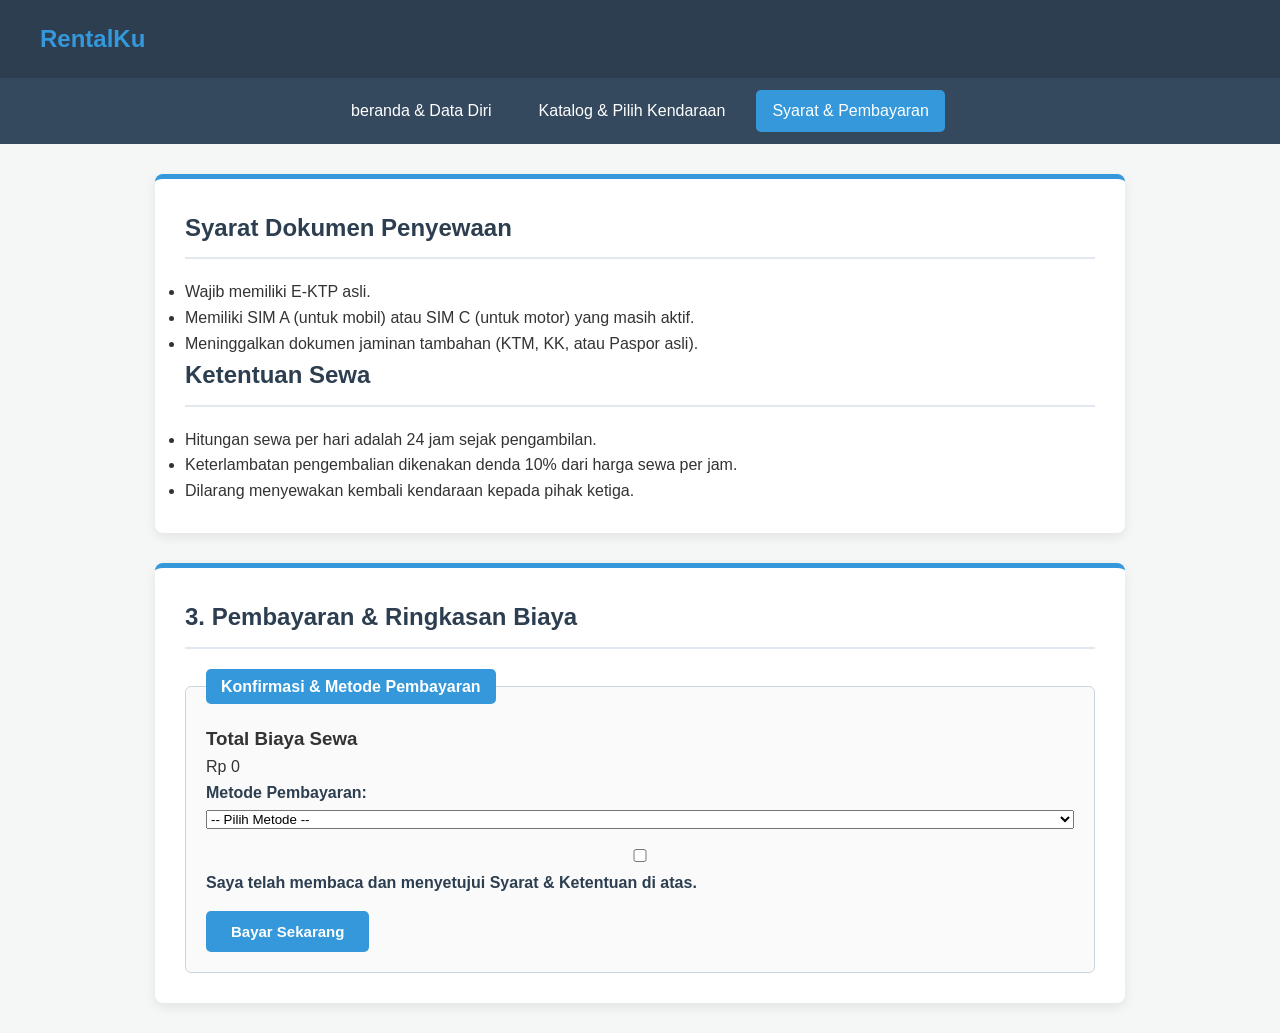
<file: syarat.html>
<!DOCTYPE html>
<html lang="id">
<head>
  <meta charset="UTF-8">
  <meta name="viewport" content="width=device-width, initial-scale=1.0">
  <title>Syarat, Ketentuan &amp; Pembayaran - RentalKu</title>
  <link rel="stylesheet" href="style.css">
</head>
<body>
  <header><div class="logo">RentalKu</div></header>
  <nav>
    <a href="index.html">beranda &amp; Data Diri</a>
    <a href="katalog.html">Katalog &amp; Pilih Kendaraan</a>
    <a href="syarat.html" class="active">Syarat &amp; Pembayaran</a>
  </nav>

  <main class="grid-container">
    <section class="kartu">
      <h2>Syarat Dokumen Penyewaan</h2>
      <ul>
        <li>Wajib memiliki E-KTP asli.</li>
        <li>Memiliki SIM A (untuk mobil) atau SIM C (untuk motor) yang masih aktif.</li>
        <li>Meninggalkan dokumen jaminan tambahan (KTM, KK, atau Paspor asli).</li>
      </ul>

      <h2 class="judul-kedua">Ketentuan Sewa</h2>
      <ul>
        <li>Hitungan sewa per hari adalah 24 jam sejak pengambilan.</li>
        <li>Keterlambatan pengembalian dikenakan denda 10% dari harga sewa per jam.</li>
        <li>Dilarang menyewakan kembali kendaraan kepada pihak ketiga.</li>
      </ul>
    </section>
    <section class="kartu" id="form-pembayaran">
      <h2>3. Pembayaran &amp; Ringkasan Biaya</h2>
      <form id="form-pesanan-3">
        <fieldset>
          <legend>Konfirmasi &amp; Metode Pembayaran</legend>
          
          <div class="total-box">
            <h3>Total Biaya Sewa</h3>
            <span id="total-biaya">Rp 0</span>
          </div>

          <div class="grup-input">
            <label for="metode">Metode Pembayaran:</label>
            <select id="metode" name="metode" required>
              <option value="">-- Pilih Metode --</option>
              <option value="transfer">Transfer Bank (BCA / Mandiri / BNI)</option>
              <option value="ewallet">E-Wallet (GoPay / OVO / Dana)</option>
            </select>
          </div>

          <div class="grup-input">
            <label>
              <input type="checkbox" id="setuju-syarat" required> Saya telah membaca dan menyetujui Syarat &amp; Ketentuan di atas.
            </label>
          </div>

          <div>
            <button type="submit" class="btn-primary">Bayar Sekarang</button>
          </div>
        </fieldset>
      </form>
    </section>
  </main>

  <script src="syarat.js"></script>
</body>
</html>
</file>
<file: style.css>
* {
  margin: 0;
  padding: 0;
  box-sizing: border-box;
  font-family: 'Segoe UI', Tahoma, Geneva, Verdana, sans-serif;
}

body {
  background: #f4f7f6;
  color: #333;
  line-height: 1.6;
}

header {
  background: #2c3e50;
  color: white;
  padding: 20px 40px;
}

.logo {
  color: #3498db;
  font-size: 24px;
  font-weight: bold;
}

nav {
  background: #34495e;
  display: flex;
  justify-content: center;
  flex-wrap: wrap;
  gap: 15px;
  padding: 12px;
  position: sticky;
  top: 0;
  z-index: 10;
}

nav a {
  color: white;
  text-decoration: none;
  padding: 8px 16px;
  border-radius: 5px;
  transition: .3s;
}

nav a:hover, nav a.active {
  background: #3498db;
}

.grid-container {
  max-width: 1000px;
  margin: 30px auto;
  padding: 0 15px;
  display: flex;
  flex-direction: column;
  gap: 30px;
}

.kartu {
  background: white;
  padding: 30px;
  border-radius: 8px;
  box-shadow: 0 4px 12px #00000014;
  border-top: 5px solid #3498db;
}

.kartu h2 {
  color: #2c3e50;
  margin-bottom: 20px;
  border-bottom: 2px solid #e2e8f0;
  padding-bottom: 10px;
}

.beranda {
  text-align: center;
  padding: 80px 20px;
  background: linear-gradient(rgba(44, 62, 80, 0.75), rgba(44, 62, 80, 0.75)), url('background.webp');
  background-size: cover;
  background-position: center;
  color: white;
}

.beranda h1 {
  color: white;
  font-size: 38px;
  margin-bottom: 10px;
}

.beranda p {
  max-width: 700px;
  margin: 0 auto 30px;
  color: #f1f5f9;
}

.btn-primary {
  display: inline-block;
  padding: 12px 25px;
  background: #3498db;
  color: white;
  text-decoration: none;
  border: none;
  border-radius: 5px;
  font-size: 15px;
  font-weight: bold;
  cursor: pointer;
  transition: .3s;
}

.btn-primary:hover {
  background: #2980b9;
}

fieldset {
  border: 1px solid #cbd5e1;
  border-radius: 6px;
  padding: 20px;
  background: #fafafa;
}

legend {
  color: white;
  background: #3498db;
  padding: 5px 15px;
  border-radius: 5px;
  font-weight: bold;
}

.grup-input {
  display: flex;
  flex-direction: column;
  gap: 5px;
  margin-bottom: 15px;
}

.form-row {
  display: flex;
  gap: 20px;
}

.form-row .grup-input {
  flex: 1;
}

label {
  color: #2c3e50;
  font-weight: 600;
}

input, textarea {
  width: 100%;
  padding: 12px;
  border: 1px solid #ccc;
  border-radius: 5px;
  font-size: 15px;
  background: white;
}

input:focus, textarea:focus {
  outline: none;
  border-color: #3498db;
}

@media (max-width: 600px) {
  header { text-align: center; }
  .form-row { flex-direction: column; gap: 0; }
  .kartu { padding: 20px; }
}
</file>
